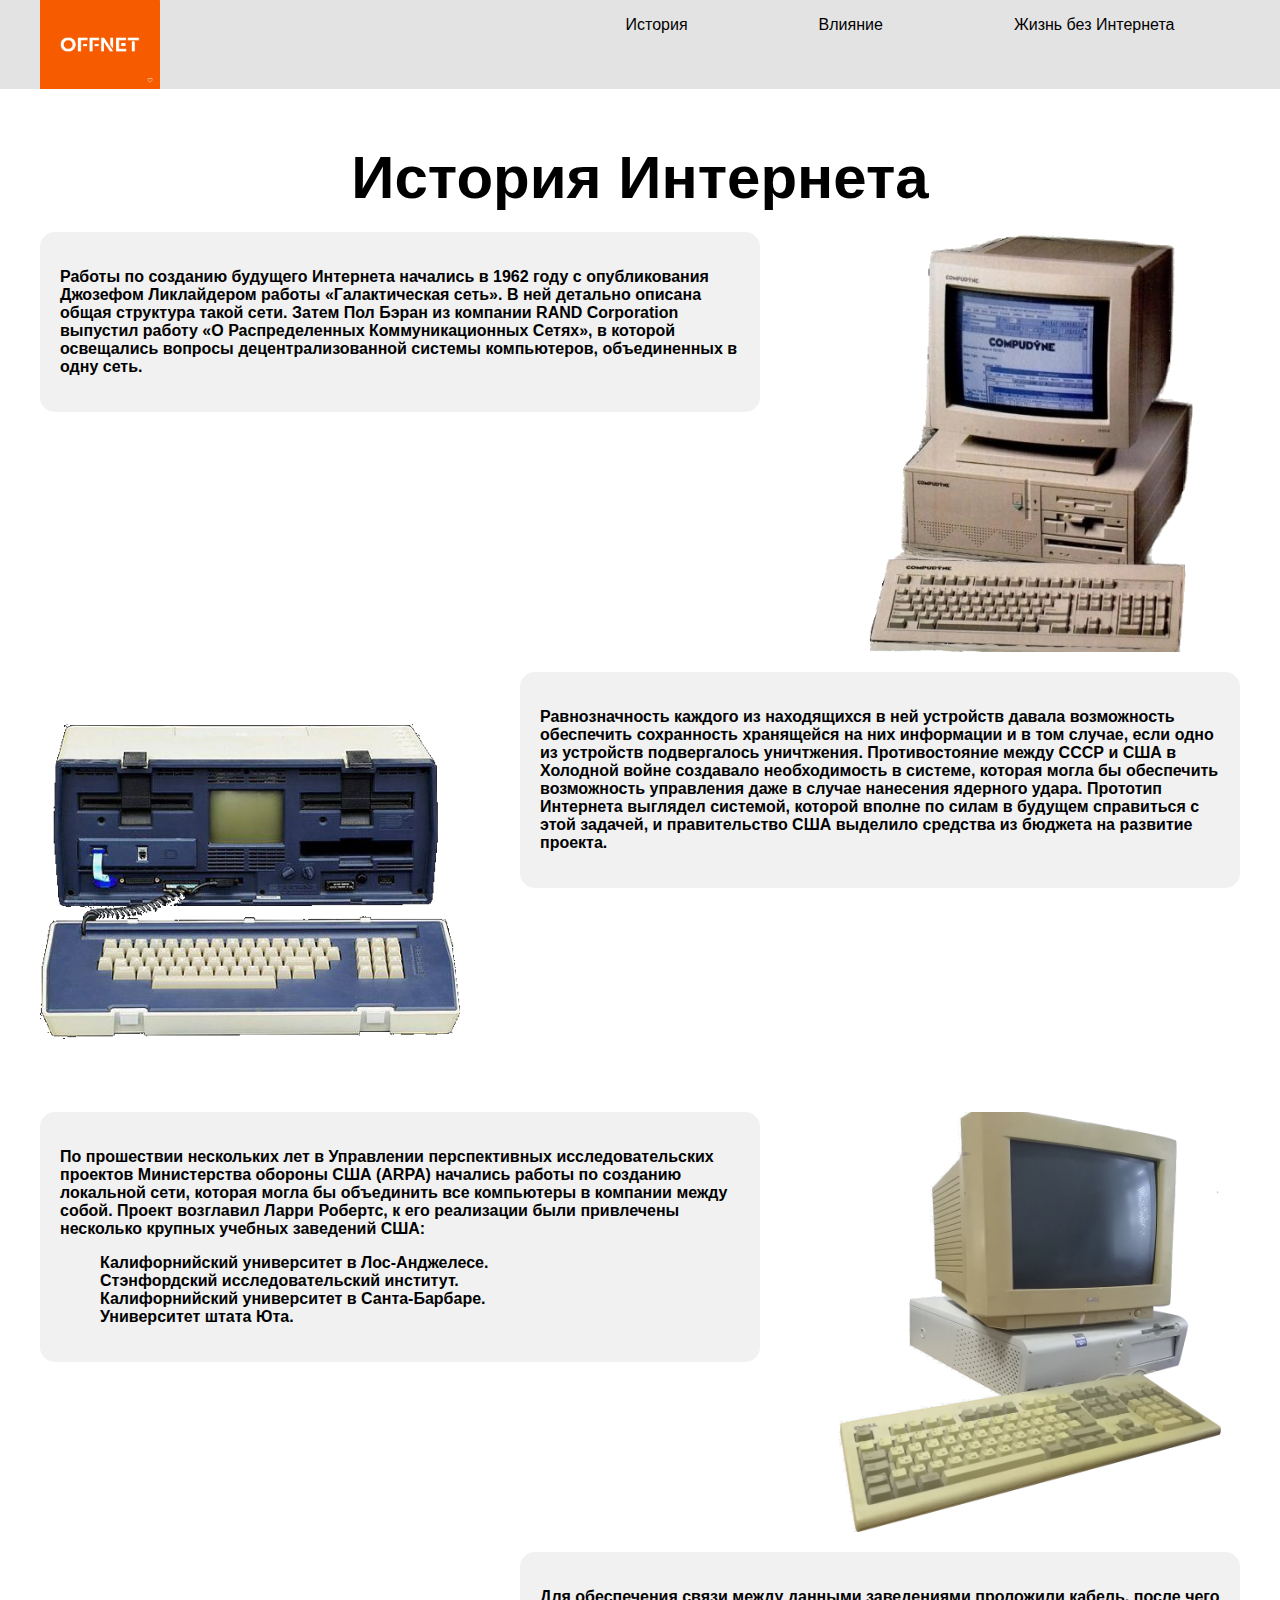
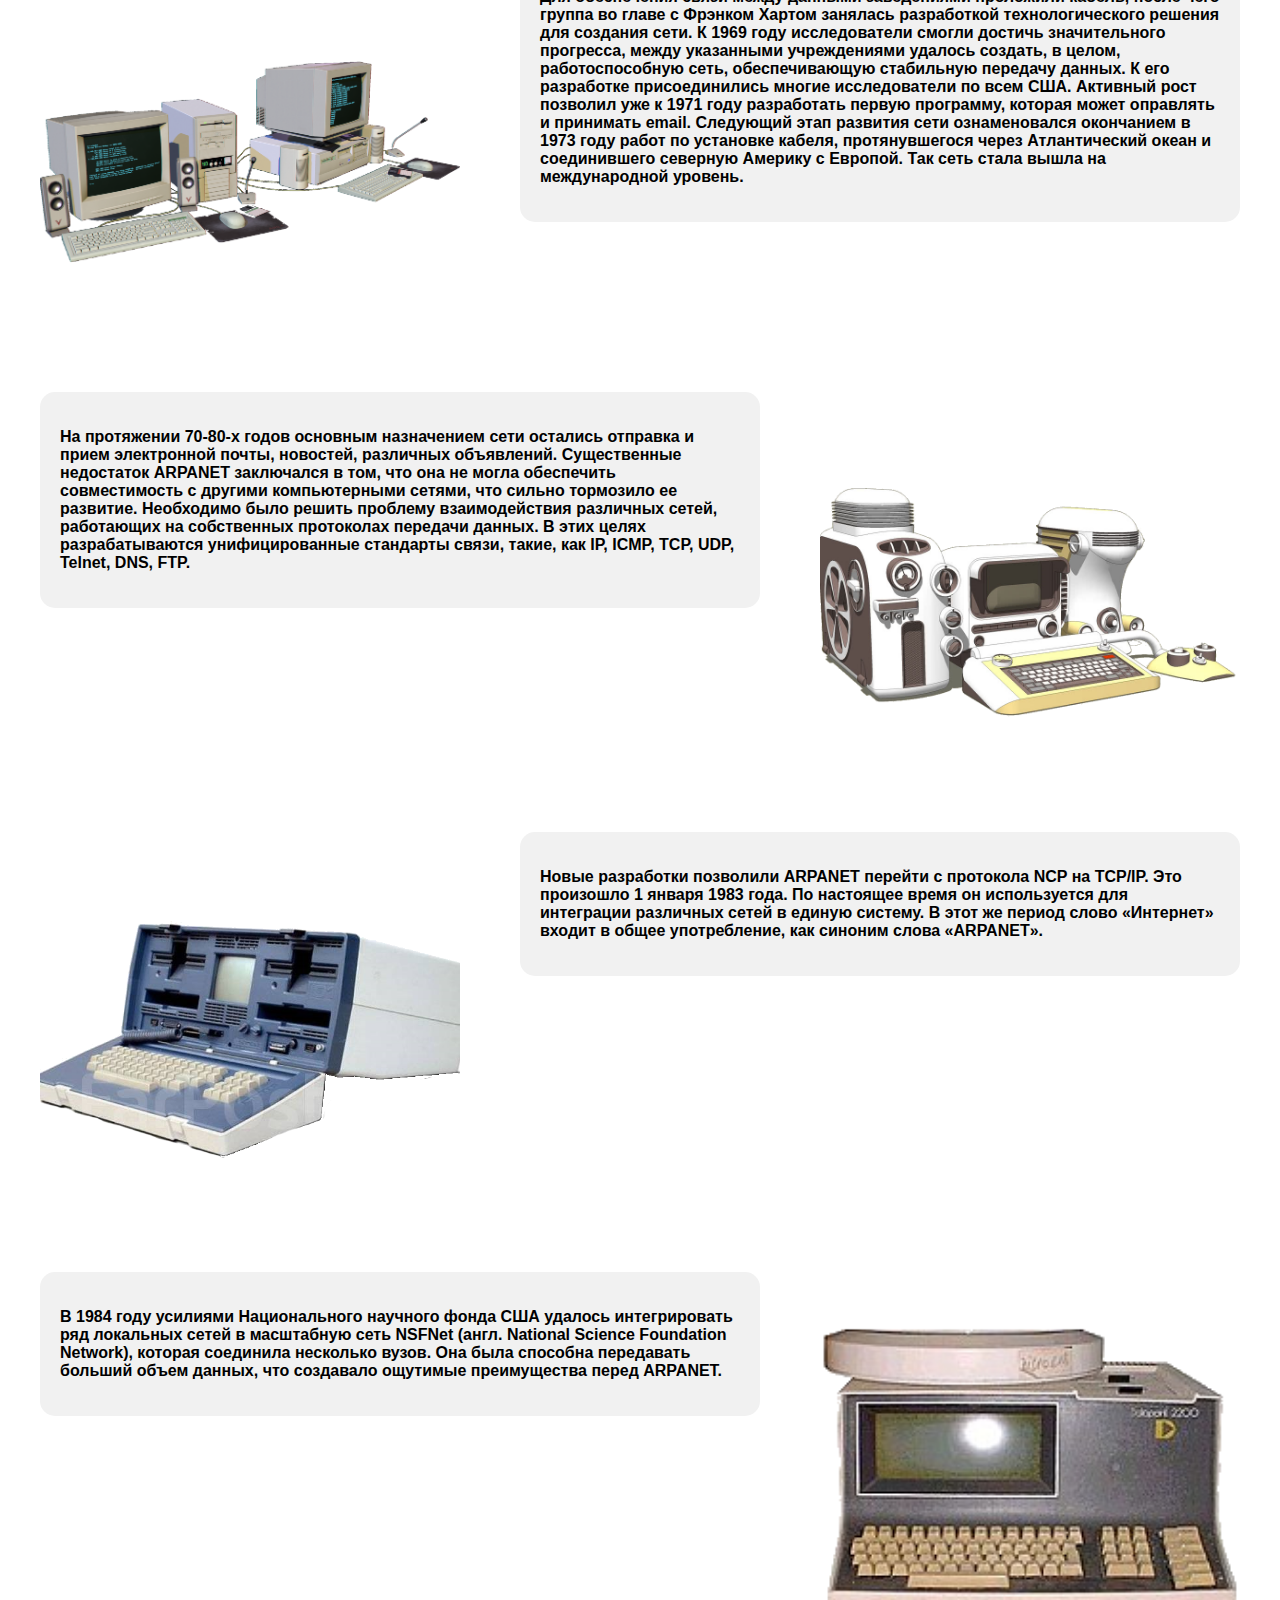
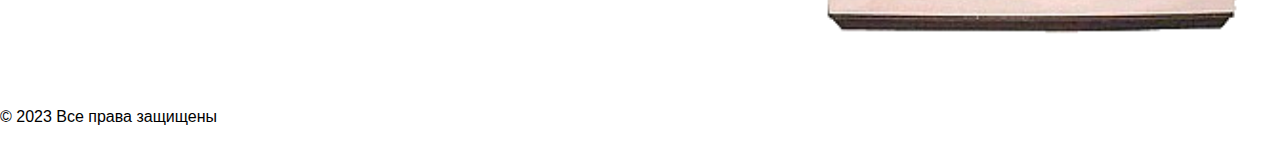
<file: index.html>
<!DOCTYPE html>
<html lang="en">
<head>
    <meta charset="UTF-8">
    <meta name="viewport" content="width=device-width, initial-scale=1.0">
    <title>Жизнь без Интернета</title>
    <link rel="stylesheet" href="style.css">
    <link rel="preconnect" href="https://fonts.gstatic.com" crossorigin>
    <link href="https: //fonts.googleapis.com/css2?family= Inter:wght@200;300;400;500;600;700 & Family = Noto+Sans:wght@100;200;300;400;500;600;700 & display=swap" rel="stylesheet">
</head>
<body>
    <nav>
        <div class="container">
            <div class="nav-content">
                
                <img src="img/logo.png" alt="">
                <ul class="main-menu">
                    <li><a href="#">История</a></li>
                    <li>
                        <a href="#">Влияние</a>
                        <ul>
                            <li><a href="positive/index.html">Положительное влияние</a></li>
                            <li><a href="malicious/index.html">Отрицательное влияние</a></li>
                        </ul>
                    </li>
                    <li><a href="life_without_the_internet/index.html">Жизнь без Интернета</a></li>
                </ul>
            </div>
        </div>
    </nav>
    <main>
        <h1>История Интернета</h1>
        <section>
            <div class="container">
                <div class="content">
                    <div class="item">
                        <p>Работы по созданию будущего Интернета начались в 1962 году с опубликования Джозефом Ликлайдером работы «Галактическая сеть». В ней детально описана общая структура такой сети. Затем Пол Бэран из компании RAND Corporation выпустил работу «О Распределенных Коммуникационных Сетях», в которой освещались вопросы децентрализованной системы компьютеров, объединенных в одну сеть.
                        </p>
                    </div>
                    <img src="img/14.png" alt="">
                </div>
            </div>
        </section>
        <section>
            <div class="container">
                <div class="content">
                    <img src="img/15.png" alt="">
                    <div class="item">
                        <p>Равнозначность каждого из находящихся в ней устройств давала возможность обеспечить сохранность хранящейся на них информации и в том случае, если одно из устройств подвергалось уничтжения.
                            Противостояние между СССР и США в Холодной войне создавало необходимость в системе, которая могла бы обеспечить возможность управления даже в случае нанесения ядерного удара. Прототип Интернета выглядел системой, которой вполне по силам в будущем справиться с этой задачей, и правительство США выделило средства из бюджета на развитие проекта.
                        </p>
                    </div> 
                </div>
            </div>
        </section>
        <section>
            <div class="container">
                <div class="content">
                    <div class="item">
                        <p>По прошествии нескольких лет в Управлении перспективных исследовательских проектов Министерства обороны США (ARPA) начались работы по созданию локальной сети, которая могла бы объединить все компьютеры в компании между собой. Проект возглавил Ларри Робертс, к его реализации были привлечены несколько крупных учебных заведений США:
                       </p>
                         <ul>
                            <li>Калифорнийский университет в Лос-Анджелесе.</li>
                            <li>Стэнфордский исследовательский институт.</li>
                            <li>Калифорнийский университет в Санта-Барбаре.</li>
                            <li>Университет штата Юта.</li>
                         </ul>
                    </div>
                    <img src="img/01.png" alt="">
                </div>
            </div>
        </section>
        <section>
            <div class="container">
                <div class="content">
                    <img src="img/02.png" alt="">
                    <div class="item">
                        <p>Для обеспечения связи между данными заведениями проложили кабель, после чего группа во главе с Фрэнком Хартом занялась разработкой технологического решения для создания сети. К 1969 году исследователи смогли достичь значительного прогресса, между указанными учреждениями удалось
                            создать, в целом, работоспособную сеть, обеспечивающую стабильную передачу данных.
                            К его разработке присоединились многие исследователи по всем США. Активный рост позволил уже к 1971 году разработать первую программу, которая может оправлять и принимать email.
                            Следующий этап развития сети ознаменовался окончанием в 1973 году работ по установке кабеля, протянувшегося через Атлантический океан и соединившего северную Америку с Европой. Так сеть стала вышла на международной уровень.     
                        </p>
                    </div>
                </div>
            </div>
        </section>
        <section>
            <div class="container">
                <div class="content">
                    <div class="item">
                        <p>На протяжении 70-80-х годов основным назначением сети остались отправка и прием электронной почты, новостей, различных объявлений.
                            Существенные недостаток ARPANET заключался в том, что она не могла обеспечить совместимость с другими компьютерными сетями, что сильно тормозило ее развитие.
                            Необходимо было решить проблему взаимодействия различных сетей, работающих на собственных протоколах передачи данных. В этих целях разрабатываются унифицированные стандарты связи, такие, как IP, ICMP, TCP, UDP, Telnet, DNS, FTP.
                        </p>
                    </div>
                    <img src="img/03.png" alt="">
                </div>
            </div>
        </section>
        <section>
            <div class="container">
                <div class="content">
                    <img src="img/04.png" alt="">
                    <div class="item">
                        <p>Новые разработки позволили ARPANET перейти с протокола NCP на TCP/IP. Это произошло 1 января 1983 года. По настоящее время он используется для интеграции различных сетей в единую систему. В этот же период слово «Интернет» входит в общее употребление, как синоним слова «ARPANET».
                        </p>
                    </div>
                </div>
            </div>
        </section>
        <section>
            <div class="container">
                <div class="content">
                    <div class="item">
                        <p>В 1984 году усилиями Национального научного фонда США удалось интегрировать ряд локальных сетей в масштабную сеть NSFNet (англ. National Science Foundation Network), которая соединила несколько вузов. Она была способна передавать больший объем данных, что создавало ощутимые преимущества перед ARPANET.
                        </p>
                    </div>
                    <img src="img/05.png" alt="">
                </div>
            </div>
        </section>
    </main>
    <footer>
        <p>&copy; 2023 Все права защищены</p>
    </footer>
</body>
</html>
</file>
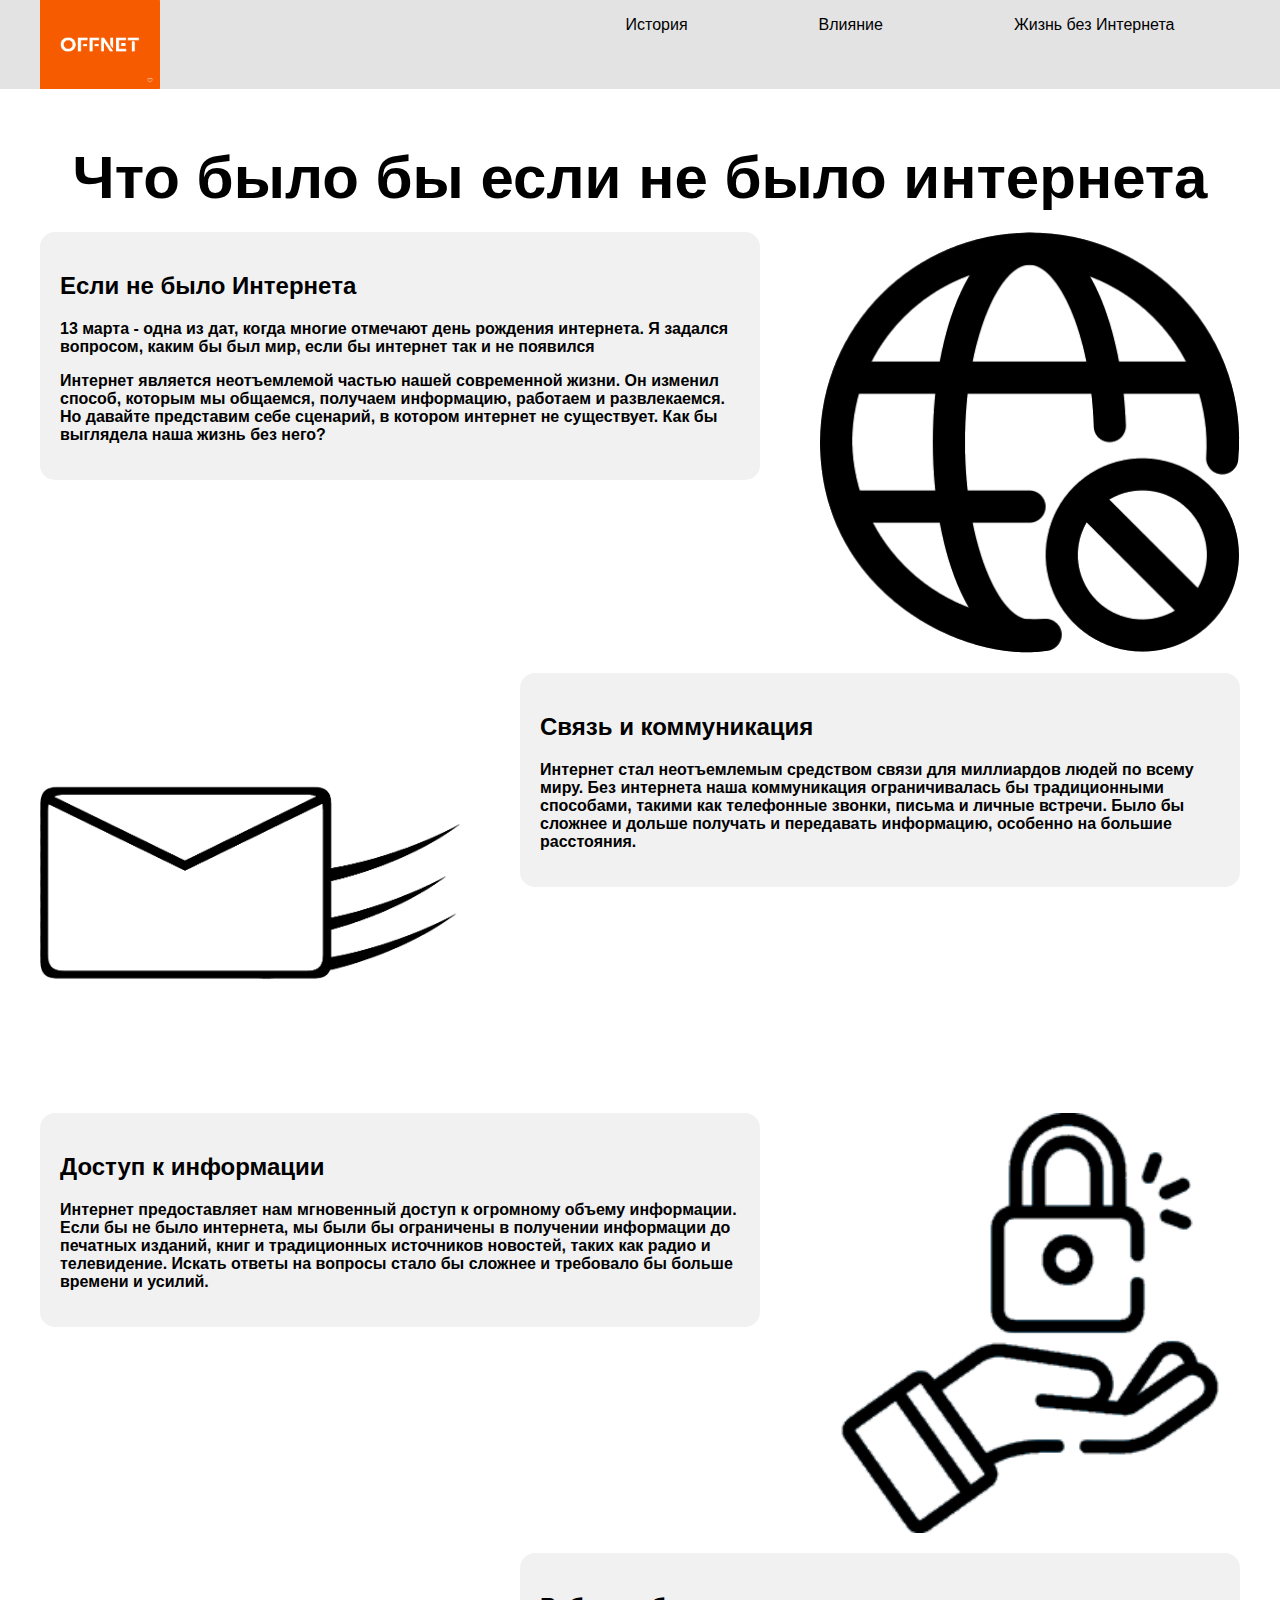
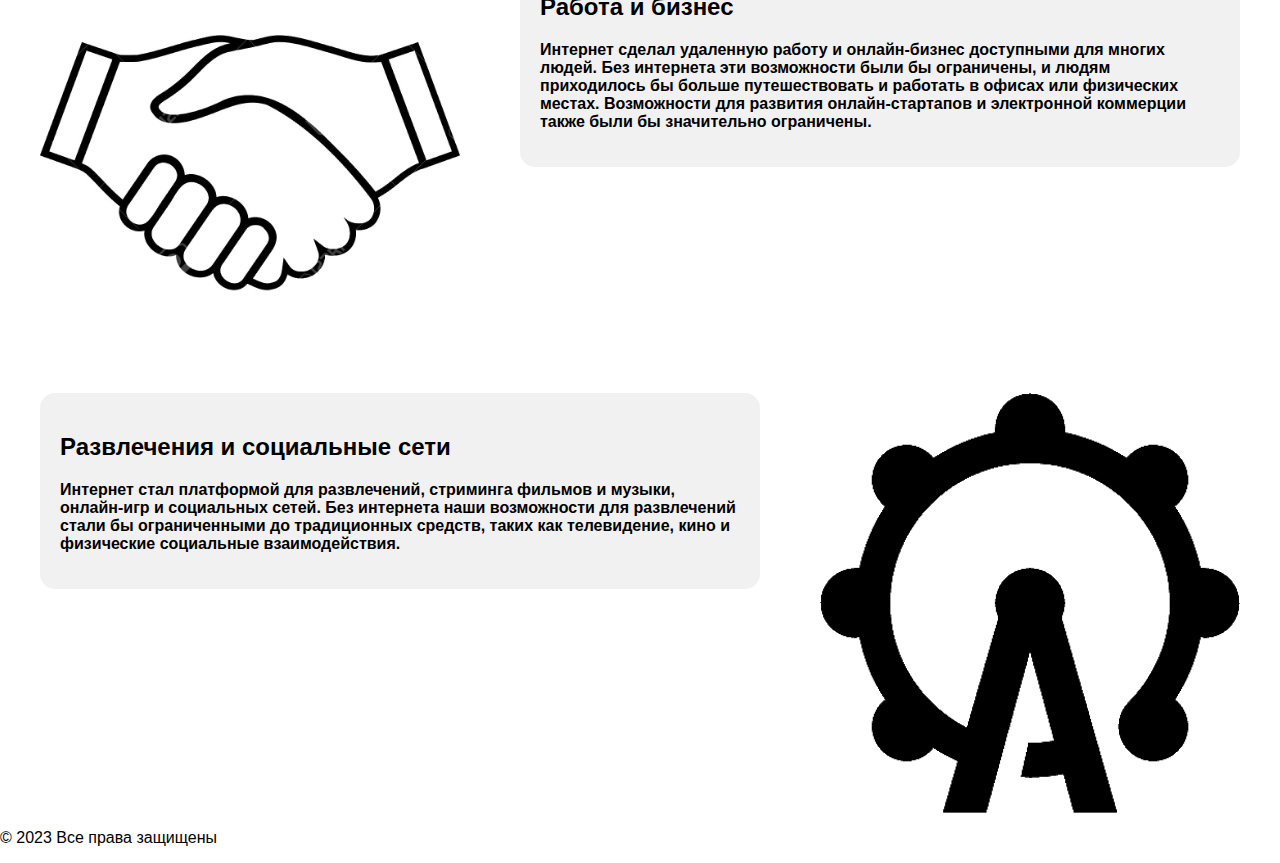
<file: life_without_the_internet/index.html>
<!DOCTYPE html>
<html lang="en">
<head>
    <meta charset="UTF-8">
    <meta name="viewport" content="width=device-width, initial-scale=1.0">
    <title>Document</title>
    <link rel="stylesheet" href="../style.css">
    <link rel="preconnect" href="https://fonts.gstatic.com" crossorigin>
    <link href="https: //fonts.googleapis.com/css2?family= Inter:wght@200;300;400;500;600;700 & Family = Noto+Sans:wght@100;200;300;400;500;600;700 & display=swap" rel="stylesheet">
</head>
<body>
    <nav>
        <div class="container">
            <div class="nav-content">
                
                <img src="../img/logo.png" alt="">
                <ul class="main-menu">
                    <li><a href="../index.html">История</a></li>
                    <li>
                        <a href="#">Влияние</a>
                        <ul>
                            <li><a href="../positive/index.html">Положительное влияние</a></li>
                            <li><a href="../malicious/index.html">Отрицательное влияние</a></li>
                        </ul>
                    </li>
                    <li><a href="#">Жизнь без Интернета</a></li>
                </ul>
            </div>
        </div>
    </nav>
    <main>
        <h1>Что было бы если не было интернета</h1>
        <section class="first">
            <div class="container">
                <div class="content">
                    <div class="item">
                        <h2>Если не было Интернета</h2>
                        <p>13 марта - одна из дат, когда многие отмечают день рождения интернета. Я задался вопросом, каким бы был мир, если бы интернет так и не появился</p>
                        <p>Интернет является неотъемлемой частью нашей современной жизни. Он изменил способ, которым мы общаемся, получаем информацию, работаем и развлекаемся. Но давайте представим себе сценарий, в котором интернет не существует. Как бы выглядела наша жизнь без него?</p>
                    </div>
                    <img src="../img/0000001.png" alt="">
                </div>
            </div>
        </section>
        <section class="second">
            <div class="container">
                <div class="content">
                    <img src="../img/000002.png" alt="">
                    <div class="item">
                        <h2>Связь и коммуникация</h2>
                        <p>Интернет стал неотъемлемым средством связи для миллиардов людей по всему миру. Без интернета наша коммуникация ограничивалась бы традиционными способами, такими как телефонные звонки, письма и личные встречи. Было бы сложнее и дольше получать и передавать информацию, особенно на большие расстояния.</p>
                    </div> 
                </div>
            </div>
        </section>
        <section class="third">
            <div class="container">
                <div class="content">
                    <div class="item">
                       <h2>Доступ к информации</h2>
                        <p>Интернет предоставляет нам мгновенный доступ к огромному объему информации. Если бы не было интернета, мы были бы ограничены в получении информации до печатных изданий, книг и традиционных источников новостей, таких как радио и телевидение. Искать ответы на вопросы стало бы сложнее и требовало бы больше времени и усилий.</p>
                    </div>
                    <img src="../img/0000003.png" alt="">
                </div>
            </div>
        </section>
        </section>
        <section class="qw">
            <div class="container">
                <div class="content">
                    <img src="../img/0000004.jpg" alt="">
                    <div class="item">
                        <h2>Работа и бизнес</h2>
                        <p>Интернет сделал удаленную работу и онлайн-бизнес доступными для многих людей. Без интернета эти возможности были бы ограничены, и людям приходилось бы больше путешествовать и работать в офисах или физических местах. Возможности для развития онлайн-стартапов и электронной коммерции также были бы значительно ограничены.</p>
                    </div>
                </div>
            </div>
        </section>
        <section class="er">
            <div class="container">
                <div class="content">
                    <div class="item">
                        <h2>Развлечения и социальные сети</h2>
                        <p>Интернет стал платформой для развлечений, стриминга фильмов и музыки, онлайн-игр и социальных сетей. Без интернета наши возможности для развлечений стали бы ограниченными до традиционных средств, таких как телевидение, кино и физические социальные взаимодействия.</p>
                    </div>
                    <img src="../img/0000005.png" alt="">
                </div>
            </div>
        </section>
    </main>
    <footer>
        <p>&copy; 2023 Все права защищены</p>
    </footer>
</body>
</html>
</file>
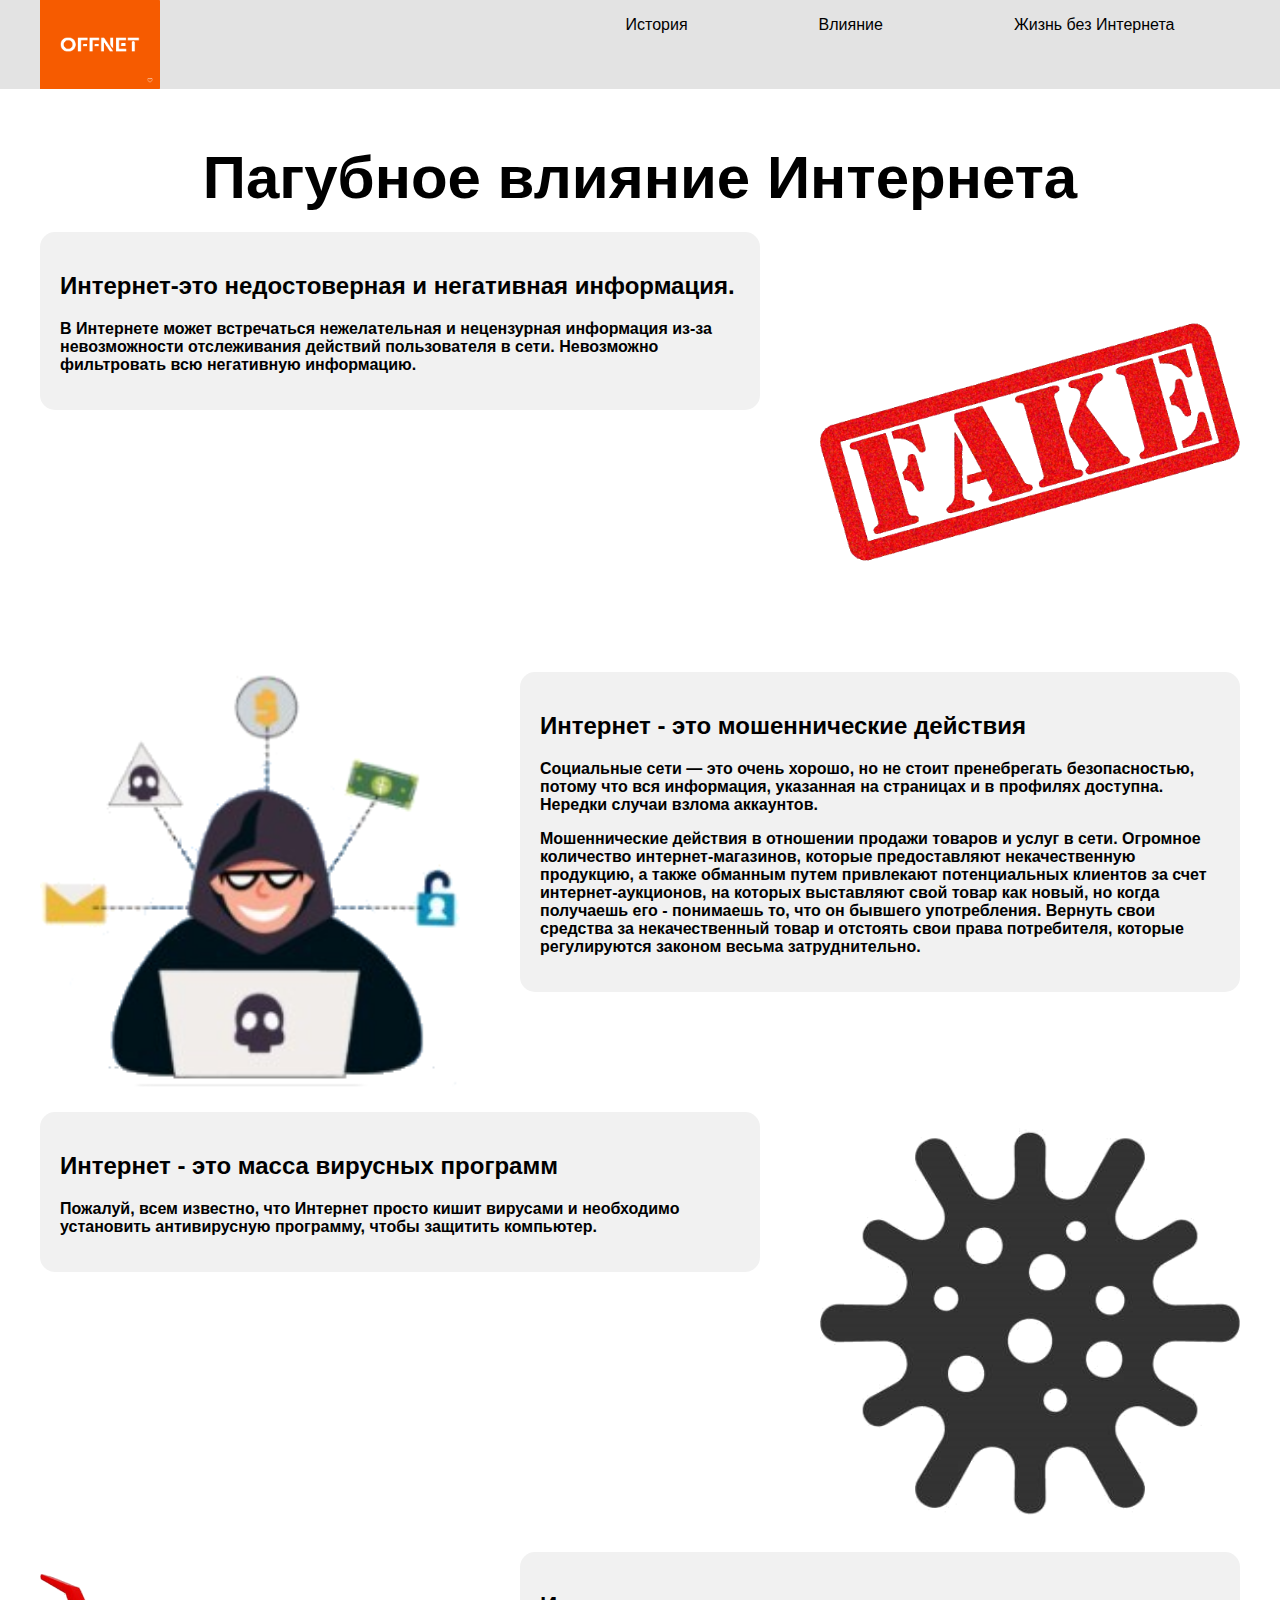
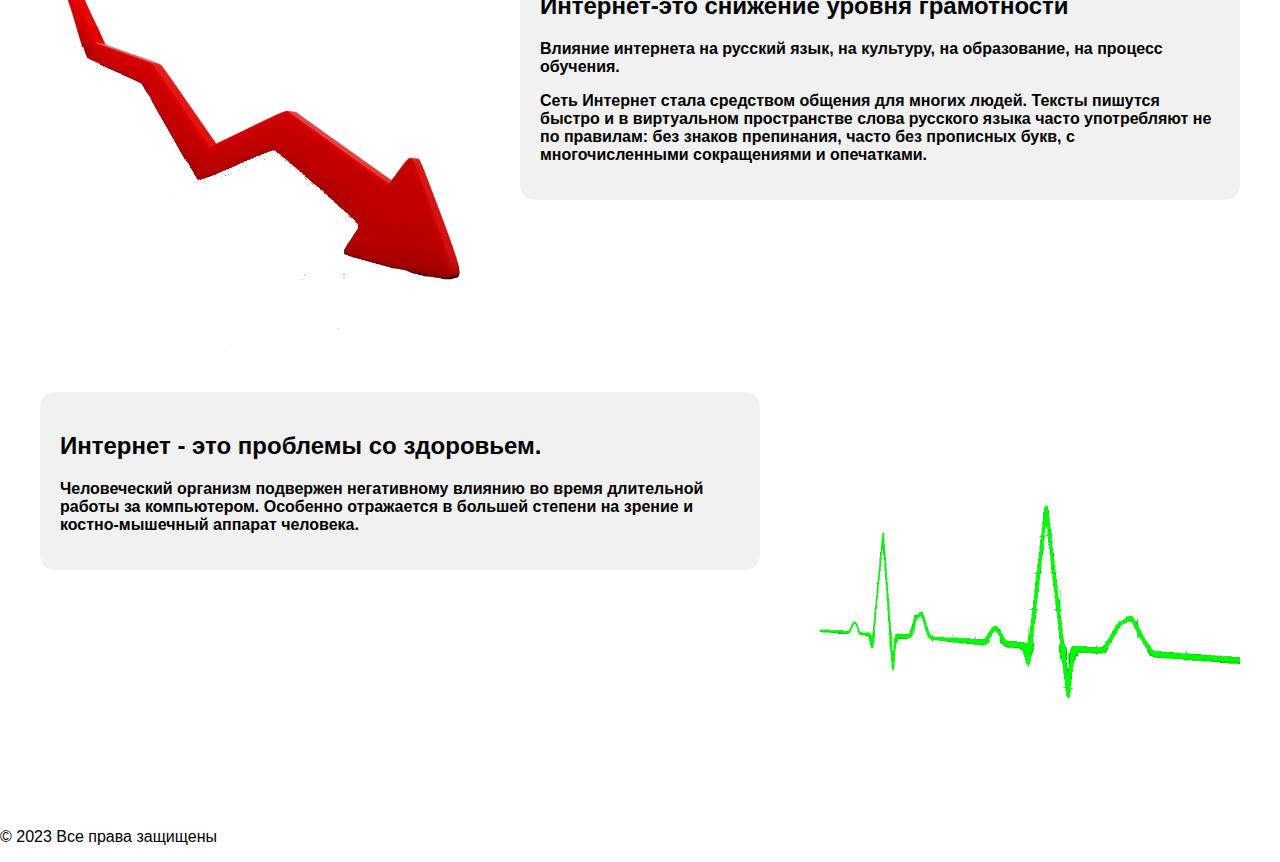
<file: malicious/index.html>
<!DOCTYPE html>
<html lang="en">
<head>
    <meta charset="UTF-8">
    <meta name="viewport" content="width=device-width, initial-scale=1.0">
    <title>Document</title>
    <link rel="stylesheet" href="../style.css">
    <link rel="preconnect" href="https://fonts.gstatic.com" crossorigin>
    <link href="https: //fonts.googleapis.com/css2?family= Inter:wght@200;300;400;500;600;700 & Family = Noto+Sans:wght@100;200;300;400;500;600;700 & display=swap" rel="stylesheet">
</head>
<body>
    <nav>
        <div class="container">
            <div class="nav-content">
                
                <img src="../img/logo.png" alt="">
                <ul class="main-menu">
                    <li><a href="../index.html">История</a></li>
                    <li>
                        <a href="#">Влияние</a>
                        <ul>
                            <li><a href="../positive/index.html">Положительное влияние</a></li>
                            <li><a href="#">Отрицательное влияние</a></li>
                        </ul>
                    </li>
                    <li><a href="../life_without_the_internet/index.html">Жизнь без Интернета</a></li>
                </ul>
            </div>
        </div>
    </nav>
    <main>
        <h1>Пагубное влияние Интернета</h1>
        <section class="mal1 first">
            <div class="container">
                <div class="content">
                    <div class="item">
                        <h2>Интернет-это недостоверная и негативная информация.</h2>
                    <p>В Интернете может встречаться  нежелательная и  нецензурная информация из-за невозможности отслеживания действий пользователя в сети. Невозможно фильтровать всю негативную информацию.</p>
                    </div>                    
                    <img src="../img/015.png" alt="">
                </div>
            </div>
        </section>
        <section class="mal2 second">
            <div class="container">
                <div class="content">                   
                    <img src="../img/0001.png" alt="">
                    <div class="item">
                        <h2>Интернет - это мошеннические действия</h2>
                    <p>Социальные сети — это очень хорошо, но не стоит пренебрегать безопасностью, потому что вся информация, указанная на страницах и в профилях доступна.  Нередки случаи взлома аккаунтов.</p>
                    <p>Мошеннические действия в отношении продажи товаров и услуг в сети. Огромное количество интернет-магазинов, которые предоставляют некачественную продукцию, а также обманным путем привлекают потенциальных клиентов за счет интернет-аукционов, на которых выставляют свой товар как новый, но когда получаешь его - понимаешь то, что он бывшего употребления. Вернуть свои средства за некачественный товар и отстоять свои права потребителя, которые регулируются законом весьма затруднительно.</p>
                    </div>
                </div>
            </div>
        </section>
        <section class="mal3 third">
            <div class="container">
                <div class="content">
                    <div class="item">
                        <h2>Интернет - это масса вирусных программ</h2>
                    <p>Пожалуй, всем известно, что Интернет просто кишит вирусами и необходимо установить антивирусную программу, чтобы защитить компьютер.
                    </p>
                    </div>
                     <img src="../img/0002.png" alt="">
                </div>
            </div>
        </section>
        </section>
        <section class="qw">
            <div class="container">
                <div class="content">
                    <img src="../img/00001.png" alt="">
                    <div class="item">
                        <h2>Интернет-это снижение уровня грамотности</h2>
                        <p>Влияние интернета на русский язык, на культуру, на образование, на процесс обучения.</p>  
                        <p>Сеть Интернет стала средством общения для многих людей. Тексты пишутся быстро и в виртуальном пространстве слова русского языка часто употребляют не по правилам: без знаков препинания, часто без прописных букв, с многочисленными сокращениями и опечатками.</p>                     
                    </div>
                </div>
            </div>
        </section>
        <section class="er">
            <div class="container">
                <div class="content">
                    <div class="item">
                        <h2>Интернет - это проблемы со здоровьем.</h2>
                        <p>Человеческий организм подвержен негативному влиянию во время длительной работы за компьютером. Особенно отражается в большей степени на зрение и костно-мышечный аппарат человека.</p>
                    </div>
                    <img src="../img/00002.png" alt="">
                </div>
            </div>
        </section>
    </main>
    <footer>
        <p>&copy; 2023 Все права защищены</p>
    </footer>
</body>
</html>
</file>
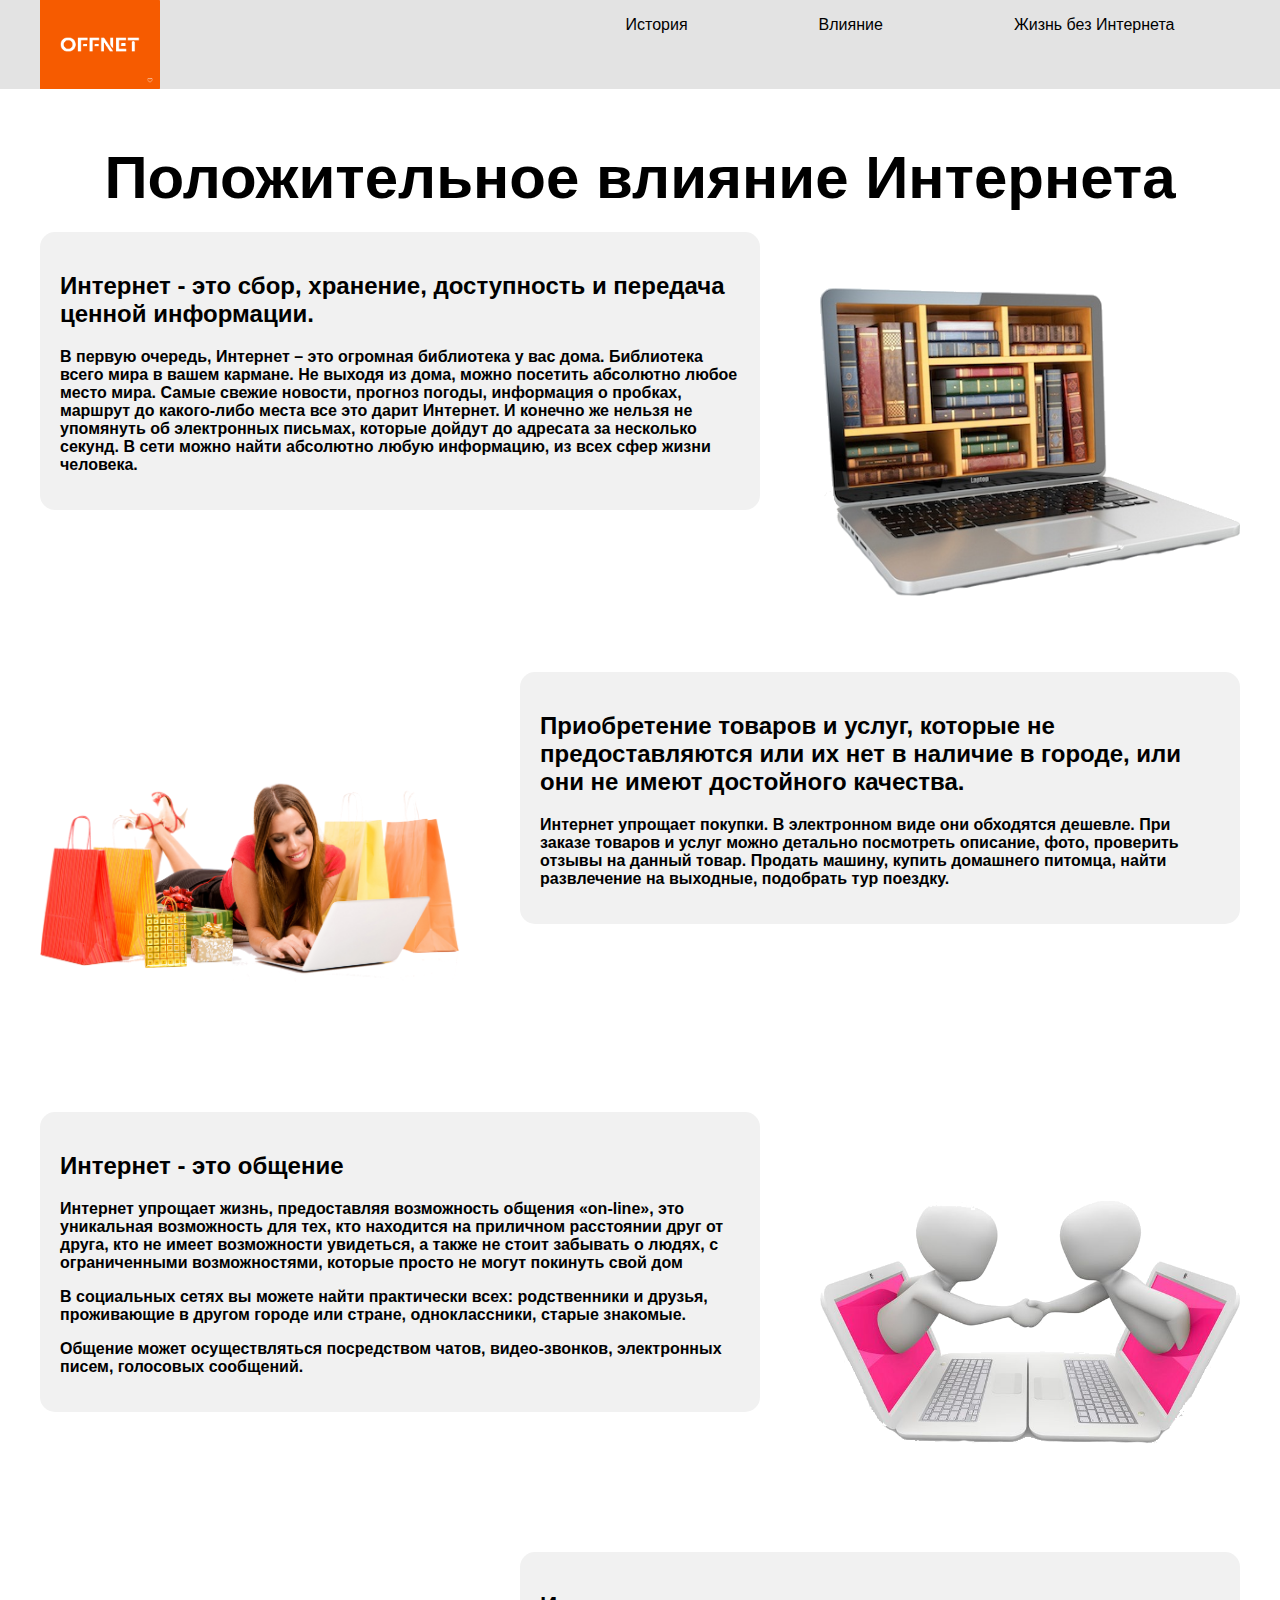
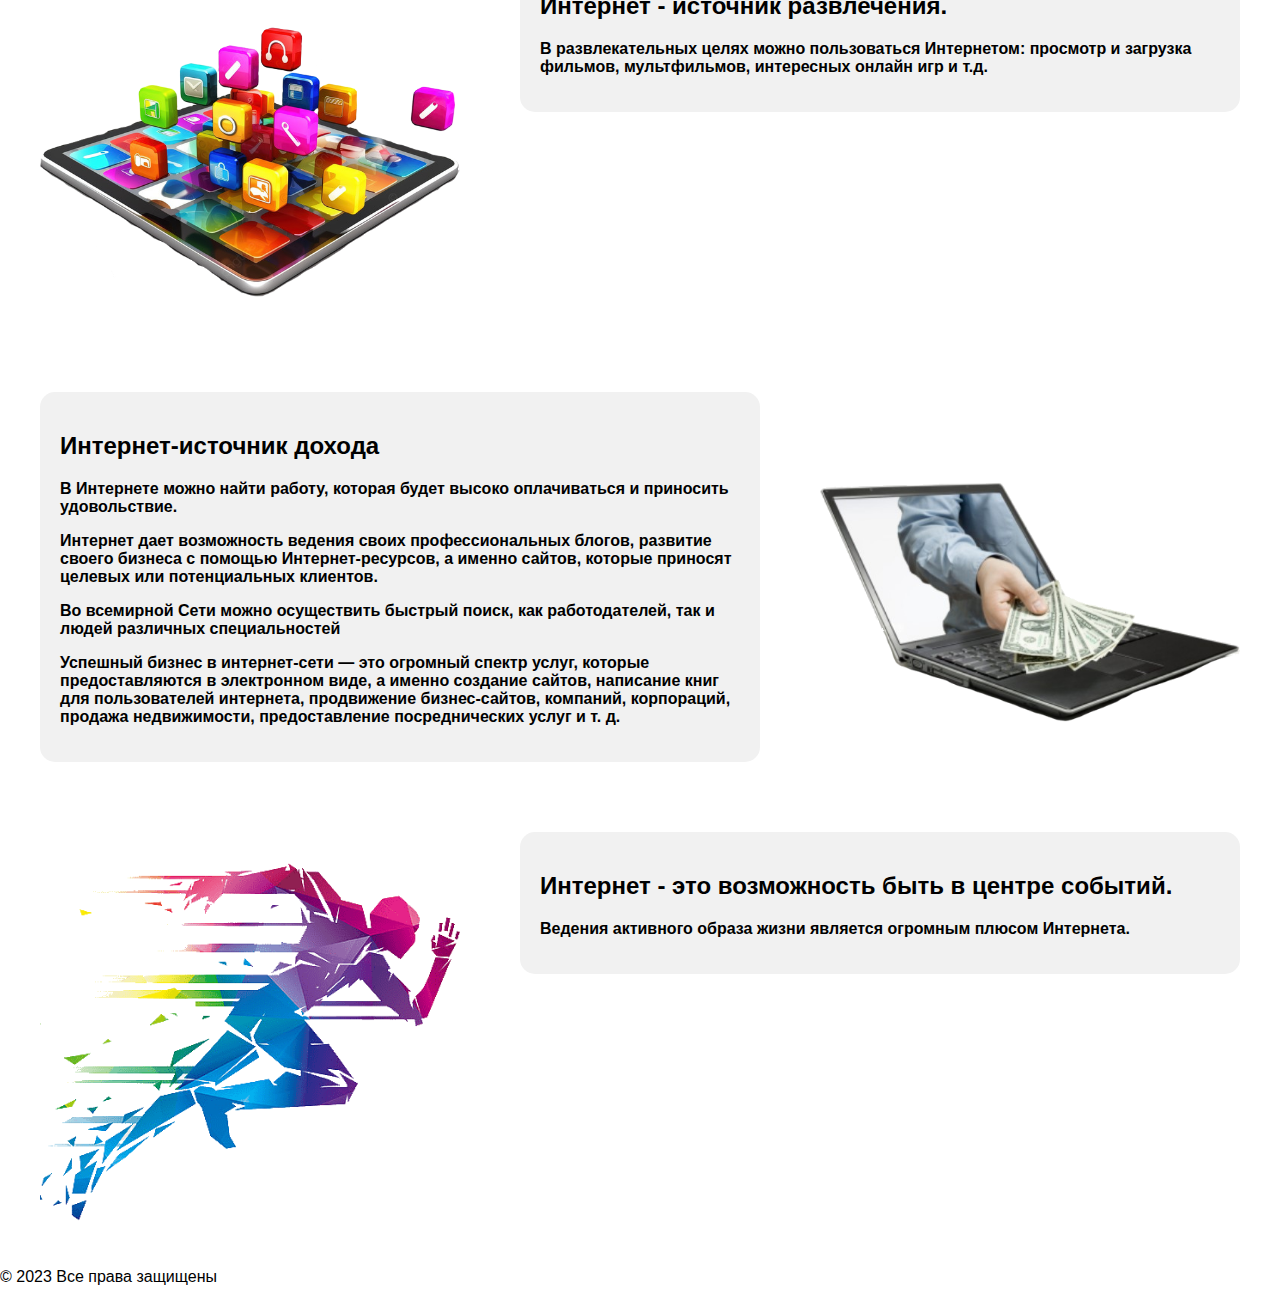
<file: positive/index.html>
<!DOCTYPE html>
<html lang="en">
<head>
    <meta charset="UTF-8">
    <meta name="viewport" content="width=device-width, initial-scale=1.0">
    <title>Document</title>
    <link rel="stylesheet" href="../style.css">
    <link rel="preconnect" href="https://fonts.gstatic.com" crossorigin>
    <link href="https: //fonts.googleapis.com/css2?family= Inter:wght@200;300;400;500;600;700 & Family = Noto+Sans:wght@100;200;300;400;500;600;700 & display=swap" rel="stylesheet">
</head>
<body>
    <nav>
        <div class="container">
            <div class="nav-content">
                
                <img src="../img/logo.png" alt="">
                <ul class="main-menu">
                    <li><a href="../index.html">История</a></li>
                    <li>
                        <a href="#">Влияние</a>
                        <ul>
                            <li><a href="#">Положительное влияние</a></li>
                            <li><a href="../malicious/index.html">Отрицательное влияние</a></li>
                        </ul>
                    </li>
                    <li><a href="../life_without_the_internet/index.html">Жизнь без Интернета</a></li>
                </ul>
            </div>
        </div>
    </nav>
    <main>
        <h1>Положительное влияние Интернета</h1>
        <section class="first">
            <div class="container">
                <div class="content">
                    <div class="item">
                        <h2>Интернет - это сбор, хранение, доступность и передача ценной информации.</h2>
                        <p>В первую очередь, Интернет – это огромная библиотека у вас дома. Библиотека всего мира в вашем кармане. Не выходя из дома, можно посетить абсолютно любое место мира. Самые свежие новости, прогноз погоды, информация о пробках, маршрут до какого-либо места все это дарит Интернет. И конечно же нельзя не упомянуть об электронных письмах, которые дойдут до адресата за несколько секунд. В сети можно найти абсолютно любую информацию, из всех сфер жизни человека.
                        </p>
                    </div>
                    <img src="../img/002.png" alt="">
                </div>
            </div>
        </section>
        <section class="positive second">
            <div class="container">
                <div class="content">                  
                    <img src="../img/006.png" alt="">
                    <div class="item">
                        <h2>Приобретение товаров и услуг, которые не предоставляются или их нет в наличие в городе, или они не имеют достойного качества.</h2>
                    <p>Интернет упрощает покупки. В электронном виде они обходятся дешевле. При заказе товаров и услуг можно детально посмотреть описание, фото, проверить отзывы на данный товар. Продать машину, купить домашнего питомца, найти развлечение на выходные, подобрать тур поездку.
                    </p>
                    </div>
                </div>
            </div>
        </section>
        <section class="pos3 third">
            <div class="container">
                <div class="content">
                    <div class="item">
                        <h2>Интернет - это общение</h2>
                        <p>Интернет упрощает жизнь, предоставляя возможность общения «on-line», это уникальная возможность для тех, кто находится на приличном расстоянии друг от друга, кто не имеет возможности увидеться, а также не стоит забывать о людях, с ограниченными возможностями, которые просто не могут покинуть свой дом
                        </p>
                        <p>В социальных сетях вы можете найти практически всех: родственники и друзья, проживающие в другом городе или стране, одноклассники, старые знакомые.</p>
                        <p>Общение может осуществляться посредством чатов, видео-звонков, электронных писем, голосовых сообщений.</p>
                    </div>                
                    <img src="../img/007.png" alt="">
                </div>
            </div>
        </section>
        </section>
        <section class="pos4 qw">
            <div class="container">
                <div class="content">                  
                    <img src="../img/010.png" alt="">
                    <div class="item">
                        <h2>Интернет - источник развлечения.</h2>
                        <p>В развлекательных целях можно пользоваться Интернетом: просмотр и загрузка фильмов, мультфильмов, интересных онлайн игр и т.д.
                        </p>
                    </div>
                </div>
            </div>
        </section>
        <section class="er">
            <div class="container">
                <div class="content">
                    <div class="item">
                        <h2>Интернет-источник дохода</h2>
                    <p>В Интернете можно найти работу, которая будет высоко оплачиваться и приносить удовольствие.</p>
                    <p>Интернет дает возможность ведения своих профессиональных блогов, развитие своего бизнеса с помощью Интернет-ресурсов, а именно сайтов, которые приносят целевых или потенциальных клиентов.</p>
                    <p>Во всемирной Сети можно осуществить быстрый поиск, как работодателей, так и людей различных специальностей</p>
                    <p>Успешный бизнес в интернет-сети — это огромный спектр услуг, которые предоставляются в электронном виде, а именно создание сайтов, написание книг для пользователей интернета, продвижение бизнес-сайтов, компаний, корпораций, продажа недвижимости, предоставление посреднических услуг и т. д.</p>
                    </div>                   
                    <img src="../img/011.png" alt="">
                </div>
            </div>
        </section>
        <section class="pos6 ty">
            <div class="container">
                <div class="content">                   
                    <img src="../img/012.png" alt="">
                    <div class="item">
                        <h2>Интернет - это возможность быть в центре событий.</h2>
                    <p>Ведения активного образа жизни является огромным плюсом Интернета.</p>
                    </div>
                </div>
            </div>
        </section>
    </main>
    <footer>
        <p>&copy; 2023 Все права защищены</p>
    </footer>
</body>
</html>
</file>
<file: style.css>
body{
    margin: 0;
    padding: 0;
    font-size: 16px;
    font-family: Arial, Helvetica, sans-serif;
    font-family: 'Inter', sans-serif;
}
*{
    list-style-type: none;
    text-decoration: none;
    box-sizing: border-box;
}
.container{
    width: 1200px;
    margin: 0 auto;
}
nav{
    background-color: #E3E3E3;
    height: 89px;
}
nav img{
    width: 120px;
}
.nav-content{
    display: flex;
    justify-content: space-between;
}
.main-menu{
    display: flex;
    justify-content: space-around;
    width: 60%;
}
.main-menu ul a{
    width: 250px;
    display: block;
    background-color: #E3E3E3;
}
.main-menu a{
    padding: 10px 20px;
    color: black;
}
.main-menu a:hover{
    background-color: #BEBEBE;
    color: white;
}
.main-menu li{
    position: relative;
}
.main-menu li ul{
    position: absolute;
    top: 50px;
    left: -39px;
    visibility: hidden;
    opacity: 0;
    transition: 0.2s;
}
.main-menu li:hover ul{
    visibility: visible;
    top: 33px;
    opacity: 1;
}
.main-menu ul{
    margin-top: 28px;
}
h1{
    margin: 0;
    margin-top: 54px;
    font-size: 60px;
    text-align: center;
}
.content{
    display: flex;
    justify-content: space-between;
    align-items: flex-start;
    margin-top: 20px;
}
.content .item{
    background-color: #f1f1f1;
    padding: 20px;
    border-radius: 15px;
    font-size: 16px;
    font-weight: bold;
    width: 60%;
}
.content img{
    width: 35%;
}
</file>
